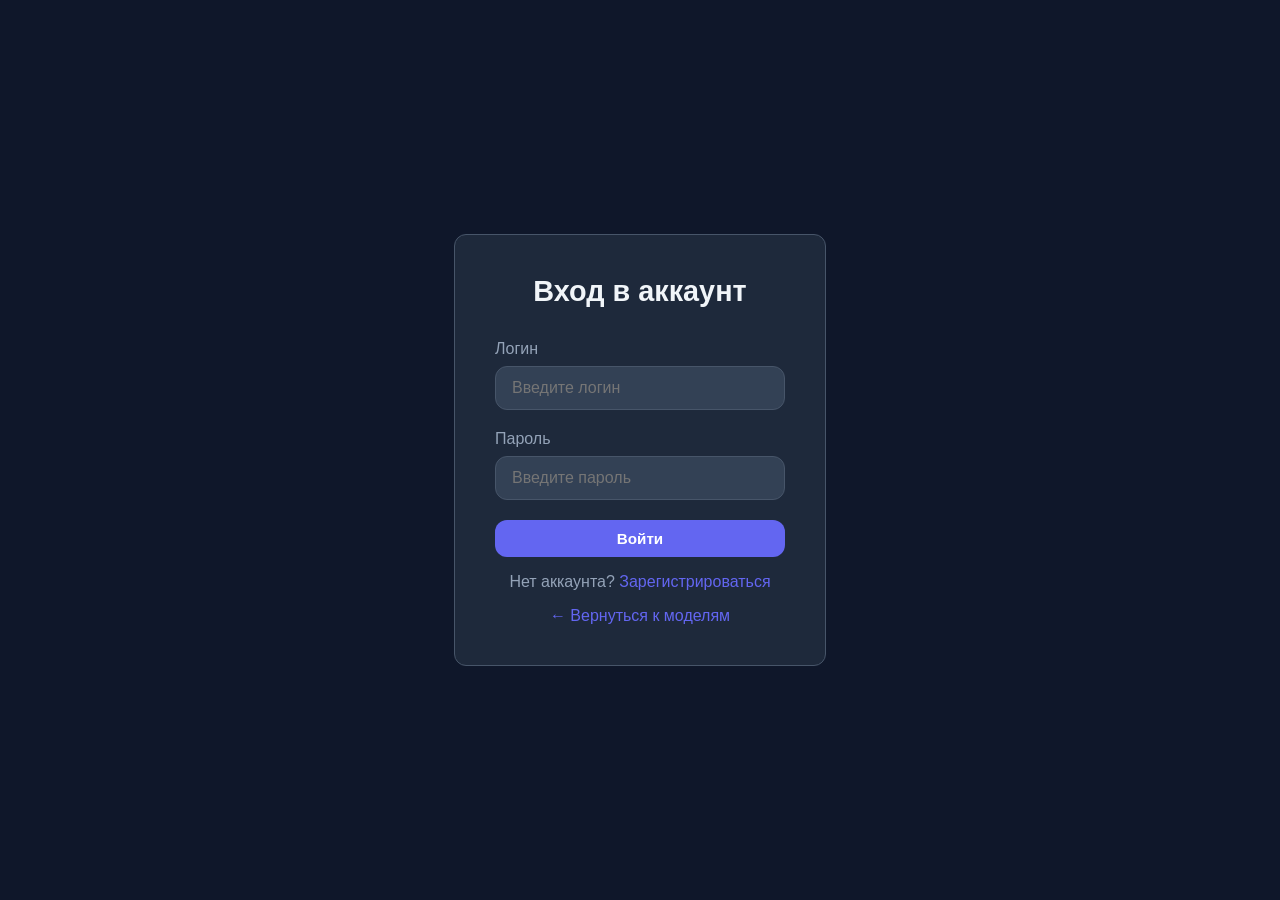
<file: templates/login.html>
<!DOCTYPE html>
<html lang="ru">
<head>
    <meta charset="UTF-8">
    <meta name="viewport" content="width=device-width, initial-scale=1.0">
    <title>Вход — ModelMarkt</title>
    <link rel="stylesheet" href="/static/css/style.css">
</head>
<body class="auth-page">
    <div class="auth-container">
        <div class="auth-box">
            <h1>Вход в аккаунт</h1>
            <form id="login-form">
                <div class="form-group">
                    <label for="login-username">Логин</label>
                    <input type="text" id="login-username" name="username" required placeholder="Введите логин">
                </div>
                <div class="form-group">
                    <label for="login-password">Пароль</label>
                    <input type="password" id="login-password" name="password" required placeholder="Введите пароль">
                </div>
                <div id="login-error" class="error-message"></div>
                <button type="submit" class="btn btn-primary btn-block">Войти</button>
            </form>
            <p class="auth-link">Нет аккаунта? <a href="/register">Зарегистрироваться</a></p>
            <p class="auth-link"><a href="/">← Вернуться к моделям</a></p>
        </div>
    </div>
    <script src="/static/js/auth.js"></script>
</body>
</html>
</file>
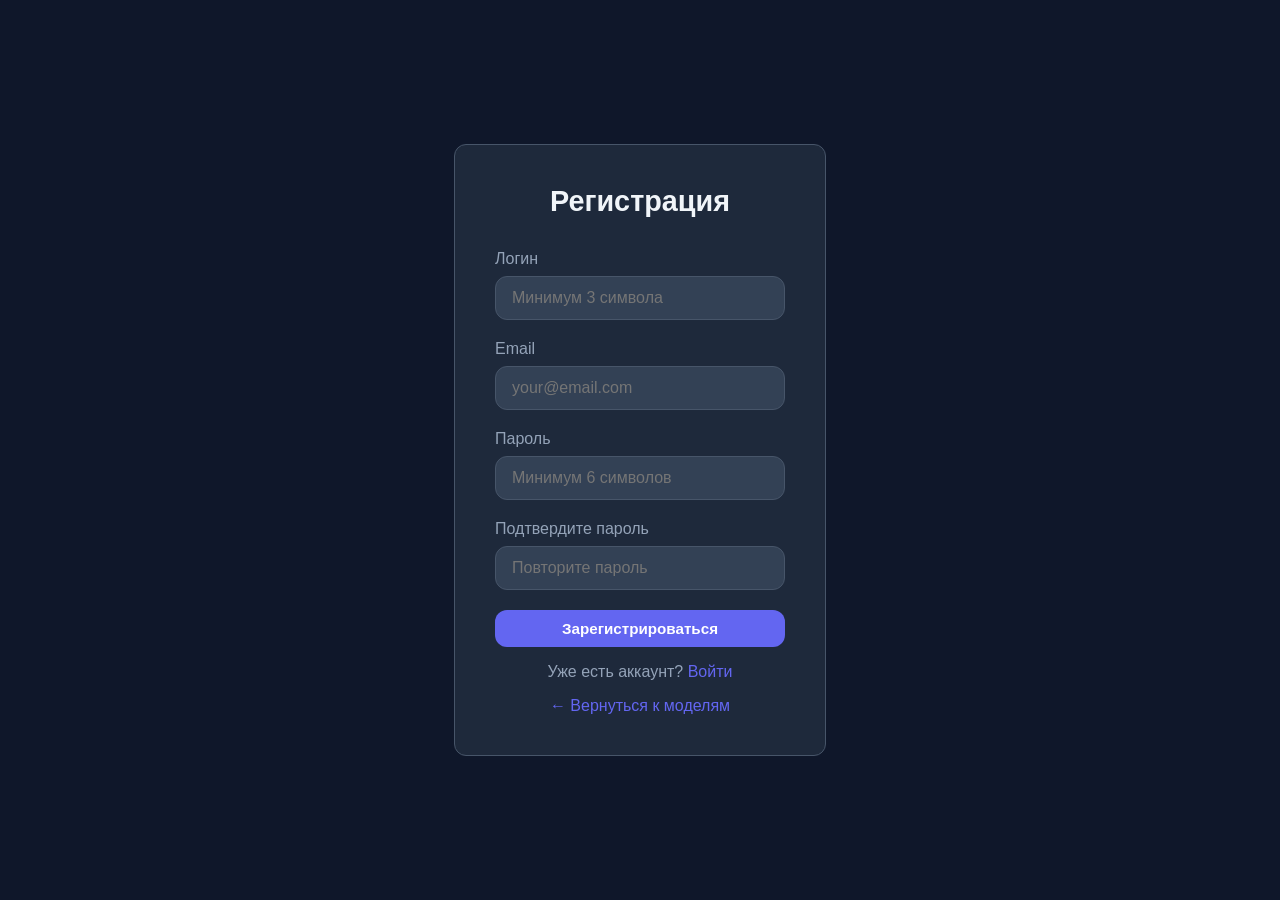
<file: templates/register.html>
<!DOCTYPE html>
<html lang="ru">
<head>
    <meta charset="UTF-8">
    <meta name="viewport" content="width=device-width, initial-scale=1.0">
    <title>Регистрация — ModelMarkt</title>
    <link rel="stylesheet" href="/static/css/style.css">
</head>
<body class="auth-page">
    <div class="auth-container">
        <div class="auth-box">
            <h1>Регистрация</h1>
            <form id="register-form">
                <div class="form-group">
                    <label for="reg-username">Логин</label>
                    <input type="text" id="reg-username" name="username" required placeholder="Минимум 3 символа" minlength="3">
                </div>
                <div class="form-group">
                    <label for="reg-email">Email</label>
                    <input type="email" id="reg-email" name="email" required placeholder="your@email.com">
                </div>
                <div class="form-group">
                    <label for="reg-password">Пароль</label>
                    <input type="password" id="reg-password" name="password" required placeholder="Минимум 6 символов" minlength="6">
                </div>
                <div class="form-group">
                    <label for="reg-password-confirm">Подтвердите пароль</label>
                    <input type="password" id="reg-password-confirm" name="password_confirm" required placeholder="Повторите пароль">
                </div>
                <div id="reg-error" class="error-message"></div>
                <button type="submit" class="btn btn-primary btn-block">Зарегистрироваться</button>
            </form>
            <p class="auth-link">Уже есть аккаунт? <a href="/login">Войти</a></p>
            <p class="auth-link"><a href="/">← Вернуться к моделям</a></p>
        </div>
    </div>
    <script src="/static/js/auth.js"></script>
</body>
</html>
</file>
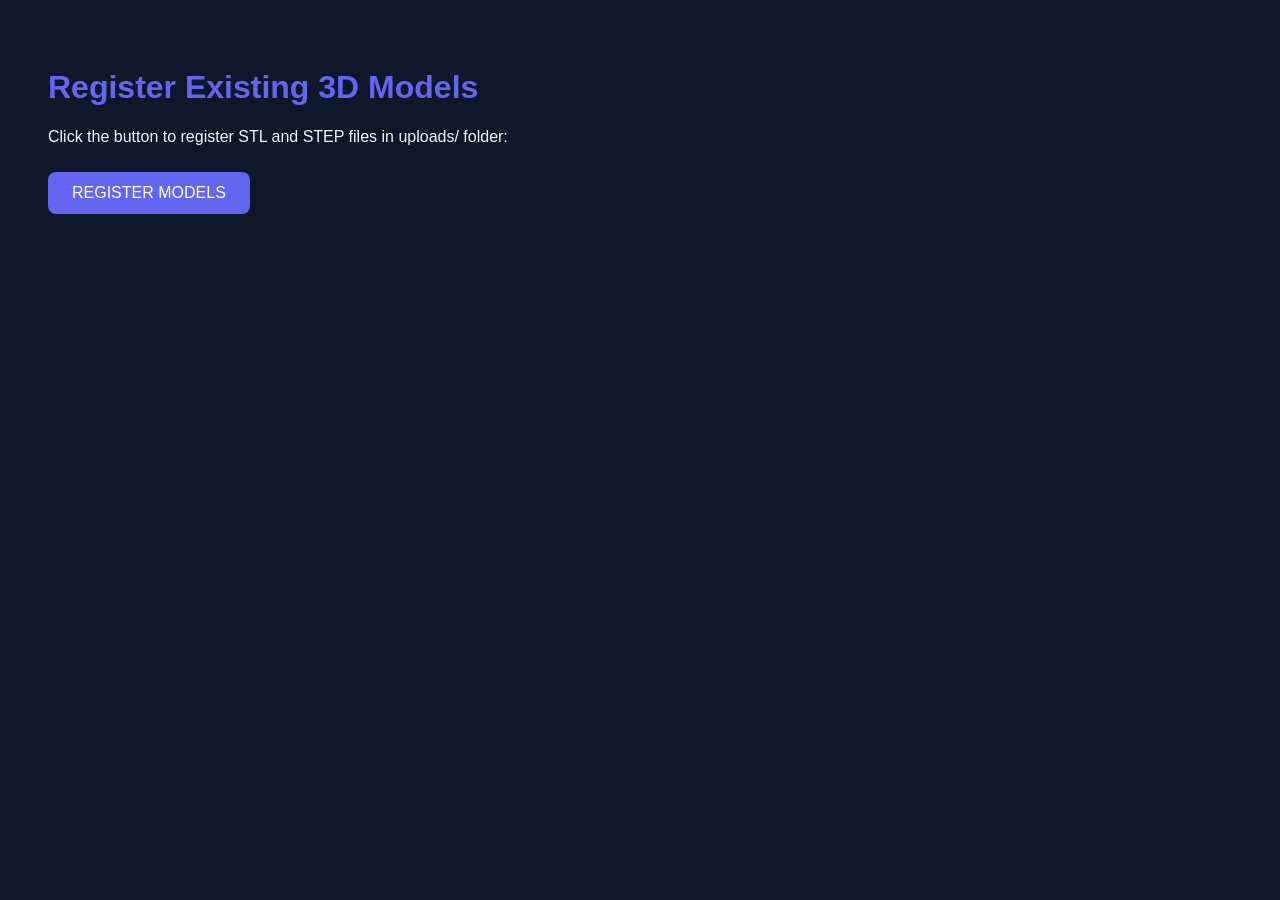
<file: templates/register_models.html>
<!DOCTYPE html>
<html>
<head>
    <meta charset="UTF-8">
    <title>Register 3D Models</title>
    <style>
        body { font-family: Arial; background: #0f172a; color: #f1f5f9; padding: 40px; }
        .btn { padding: 12px 24px; background: #6366f1; color: white; border: none; border-radius: 8px; cursor: pointer; font-size: 1rem; margin: 10px 0; }
        .btn:hover { background: #4f46e5; }
        .result { background: #1e293b; padding: 20px; border-radius: 8px; margin: 20px 0; white-space: pre-wrap; }
        h1 { color: #6366f1; }
    </style>
</head>
<body>
    <h1>Register Existing 3D Models</h1>
    <p>Click the button to register STL and STEP files in uploads/ folder:</p>
    <button class="btn" onclick="registerModels()">REGISTER MODELS</button>
    <div id="result" class="result" style="display:none;"></div>

    <script>
        async function registerModels() {
            const btn = document.querySelector('.btn');
            btn.textContent = 'Registering...';
            btn.disabled = true;

            try {
                const res = await fetch('http://localhost:5000/api/models/register-existing', {
                    method: 'POST',
                    headers: { 'Content-Type': 'application/json' }
                });
                const data = await res.json();
                
                const div = document.getElementById('result');
                div.style.display = 'block';
                div.textContent = JSON.stringify(data, null, 2);
                
                btn.textContent = 'Done!';
            } catch (err) {
                const div = document.getElementById('result');
                div.style.display = 'block';
                div.textContent = 'ERROR: ' + err.message;
                btn.textContent = 'Error';
                btn.disabled = false;
            }
        }
    </script>
</body>
</html>
</file>
<file: static/css/style.css>
* {
    margin: 0;
    padding: 0;
    box-sizing: border-box;
}

:root {
    --primary: #6366f1;
    --primary-dark: #4f46e5;
    --bg-dark: #0f172a;
    --bg-card: #1e293b;
    --bg-input: #334155;
    --text: #f1f5f9;
    --text-muted: #94a3b8;
    --border: #475569;
    --success: #22c55e;
    --error: #ef4444;
    --radius: 12px;
}

body {
    font-family: -apple-system, BlinkMacSystemFont, 'Segoe UI', Roboto, sans-serif;
    background: var(--bg-dark);
    color: var(--text);
    min-height: 100vh;
}

/* Navbar */
.navbar {
    display: flex;
    justify-content: space-between;
    align-items: center;
    padding: 16px 32px;
    background: rgba(30, 41, 59, 0.8);
    backdrop-filter: blur(10px);
    border-bottom: 1px solid var(--border);
    position: sticky;
    top: 0;
    z-index: 100;
}

.nav-brand {
    font-size: 1.5rem;
    font-weight: 700;
}

.logo {
    background: var(--primary);
    color: white;
    padding: 4px 10px;
    border-radius: 8px;
    margin-right: 4px;
}

.nav-links {
    display: flex;
    gap: 24px;
    align-items: center;
}

.nav-links a {
    color: var(--text-muted);
    text-decoration: none;
    font-weight: 500;
    transition: color 0.2s;
}

.nav-links a:hover,
.nav-links a.active {
    color: var(--primary);
}

#user-info {
    display: flex;
    align-items: center;
    gap: 12px;
}

#username-display {
    color: var(--text);
    font-weight: 600;
}

/* Container */
.container {
    max-width: 1200px;
    margin: 0 auto;
    padding: 32px 24px;
}

.header-section {
    text-align: center;
    margin-bottom: 40px;
}

.header-section h1 {
    font-size: 2.5rem;
    margin-bottom: 8px;
    background: linear-gradient(135deg, var(--primary), #a855f7);
    -webkit-background-clip: text;
    -webkit-text-fill-color: transparent;
}

.header-section p {
    color: var(--text-muted);
    font-size: 1.1rem;
}

/* Buttons */
.btn {
    padding: 10px 20px;
    border: none;
    border-radius: var(--radius);
    cursor: pointer;
    font-size: 0.95rem;
    font-weight: 600;
    transition: all 0.2s;
    text-decoration: none;
    display: inline-block;
}

.btn-primary {
    background: var(--primary);
    color: white;
}

.btn-primary:hover {
    background: var(--primary-dark);
    transform: translateY(-1px);
}

.btn-sm {
    padding: 6px 14px;
    font-size: 0.85rem;
    background: transparent;
    border: 1px solid var(--border);
    color: var(--text-muted);
}

.btn-sm:hover {
    border-color: var(--error);
    color: var(--error);
}

.btn-danger {
    background: var(--error);
    color: white;
}

.btn-danger:hover {
    background: #dc2626;
}

.btn-block {
    width: 100%;
}

/* Models Grid */
.models-grid {
    display: grid;
    grid-template-columns: repeat(auto-fill, minmax(280px, 1fr));
    gap: 24px;
}

.model-card {
    background: var(--bg-card);
    border-radius: var(--radius);
    overflow: hidden;
    border: 1px solid var(--border);
    transition: all 0.3s;
    cursor: pointer;
}

.model-card:hover {
    transform: translateY(-4px);
    border-color: var(--primary);
    box-shadow: 0 8px 32px rgba(99, 102, 241, 0.2);
}

.model-preview {
    height: 200px;
    background: linear-gradient(135deg, #1a1a2e, #16213e);
    display: flex;
    align-items: center;
    justify-content: center;
    font-size: 4rem;
}

.model-info {
    padding: 16px;
}

.model-info h3 {
    margin-bottom: 8px;
    font-size: 1.1rem;
}

.model-info p {
    color: var(--text-muted);
    font-size: 0.9rem;
    margin-bottom: 4px;
}

.model-type {
    display: inline-block;
    padding: 4px 10px;
    background: rgba(99, 102, 241, 0.2);
    color: var(--primary);
    border-radius: 6px;
    font-size: 0.8rem;
    font-weight: 600;
}

/* Viewer */
.viewer-container {
    background: var(--bg-card);
    border-radius: var(--radius);
    border: 1px solid var(--border);
    overflow: hidden;
    margin-top: 24px;
}

.viewer-container[style*="display: block"] {
    display: block !important;
}

.viewer-header {
    display: flex;
    justify-content: space-between;
    align-items: center;
    padding: 20px 24px;
    border-bottom: 1px solid var(--border);
}

.viewer-header h2 {
    font-size: 1.3rem;
}

.btn-close {
    width: 40px;
    height: 40px;
    border-radius: 50%;
    background: var(--bg-input);
    border: none;
    color: var(--text);
    font-size: 1.5rem;
    cursor: pointer;
    display: flex;
    align-items: center;
    justify-content: center;
}

.btn-close:hover {
    background: var(--error);
}

.viewer-info {
    padding: 16px 24px;
    border-bottom: 1px solid var(--border);
    color: var(--text-muted);
}

#canvas-container {
    width: 100%;
    height: 600px;
    background: #0a0a0a;
}

/* Auth Pages */
.auth-page {
    display: flex;
    align-items: center;
    justify-content: center;
    min-height: 100vh;
}

.auth-container {
    width: 100%;
    max-width: 420px;
    padding: 24px;
}

.auth-box {
    background: var(--bg-card);
    border-radius: var(--radius);
    padding: 40px;
    border: 1px solid var(--border);
}

.auth-box h1 {
    text-align: center;
    margin-bottom: 32px;
    font-size: 1.8rem;
}

.form-group {
    margin-bottom: 20px;
}

.form-group label {
    display: block;
    margin-bottom: 8px;
    font-weight: 500;
    color: var(--text-muted);
}

.form-group input,
.form-group textarea {
    width: 100%;
    padding: 12px 16px;
    background: var(--bg-input);
    border: 1px solid var(--border);
    border-radius: var(--radius);
    color: var(--text);
    font-size: 1rem;
    transition: border-color 0.2s;
}

.form-group input:focus,
.form-group textarea:focus {
    outline: none;
    border-color: var(--primary);
}

.auth-link {
    text-align: center;
    margin-top: 16px;
    color: var(--text-muted);
}

.auth-link a {
    color: var(--primary);
    text-decoration: none;
}

.auth-link a:hover {
    text-decoration: underline;
}

/* Messages */
.error-message {
    background: rgba(239, 68, 68, 0.1);
    color: var(--error);
    padding: 12px 16px;
    border-radius: var(--radius);
    margin-bottom: 16px;
    display: none;
}

.error-message.show {
    display: block;
}

.success-message {
    background: rgba(34, 197, 94, 0.1);
    color: var(--success);
    padding: 12px 16px;
    border-radius: var(--radius);
    margin-bottom: 16px;
    display: none;
}

.success-message.show {
    display: block;
}

/* Admin Section */
.admin-section {
    background: var(--bg-card);
    border-radius: var(--radius);
    padding: 32px;
    border: 1px solid var(--border);
    margin-bottom: 32px;
}

.admin-section h2 {
    margin-bottom: 24px;
    font-size: 1.4rem;
}

/* Admin Tabs */
.admin-tabs {
    display: flex;
    gap: 8px;
    margin-bottom: 32px;
    flex-wrap: wrap;
}

.tab-btn {
    padding: 12px 20px;
    background: var(--bg-card);
    border: 1px solid var(--border);
    border-radius: var(--radius);
    color: var(--text-muted);
    cursor: pointer;
    font-size: 0.95rem;
    font-weight: 500;
    transition: all 0.2s;
}

.tab-btn:hover {
    border-color: var(--primary);
    color: var(--primary);
}

.tab-btn.active {
    background: var(--primary);
    border-color: var(--primary);
    color: white;
}

/* Stats Grid */
.stats-grid {
    display: grid;
    grid-template-columns: repeat(auto-fill, minmax(180px, 1fr));
    gap: 16px;
}

.stat-card {
    background: var(--bg-input);
    border-radius: var(--radius);
    padding: 20px;
    text-align: center;
    border: 1px solid var(--border);
    transition: all 0.3s;
}

.stat-card:hover {
    border-color: var(--primary);
    transform: translateY(-2px);
}

.stat-number {
    font-size: 2rem;
    font-weight: 700;
    background: linear-gradient(135deg, var(--primary), #a855f7);
    -webkit-background-clip: text;
    -webkit-text-fill-color: transparent;
    margin-bottom: 8px;
}

.stat-label {
    color: var(--text-muted);
    font-size: 0.9rem;
}

.upload-form .file-upload-wrapper {
    border: 2px dashed var(--border);
    border-radius: var(--radius);
    padding: 24px;
    text-align: center;
    cursor: pointer;
    transition: border-color 0.2s;
}

.upload-form .file-upload-wrapper:hover {
    border-color: var(--primary);
}

.upload-form input[type="file"] {
    display: none;
}

#file-name {
    color: var(--text-muted);
    font-size: 0.95rem;
}

.models-list {
    display: flex;
    flex-direction: column;
    gap: 12px;
}

.model-list-item {
    display: flex;
    justify-content: space-between;
    align-items: center;
    padding: 16px;
    background: var(--bg-input);
    border-radius: var(--radius);
    border: 1px solid var(--border);
}

.model-list-item .info h3 {
    font-size: 1rem;
    margin-bottom: 4px;
}

.model-list-item .info p {
    color: var(--text-muted);
    font-size: 0.85rem;
}

/* Loading */
.loading-overlay {
    position: fixed;
    top: 0;
    left: 0;
    width: 100%;
    height: 100%;
    background: rgba(15, 23, 42, 0.9);
    display: none;
    align-items: center;
    justify-content: center;
    z-index: 1000;
}

.loading-overlay.show {
    display: flex;
}

.spinner {
    width: 48px;
    height: 48px;
    border: 4px solid var(--border);
    border-top-color: var(--primary);
    border-radius: 50%;
    animation: spin 0.8s linear infinite;
}

@keyframes spin {
    to { transform: rotate(360deg); }
}

/* Empty state */
.empty-state {
    text-align: center;
    padding: 60px 20px;
    color: var(--text-muted);
}

.empty-state .icon {
    font-size: 4rem;
    margin-bottom: 16px;
}

.empty-state h3 {
    margin-bottom: 8px;
    color: var(--text);
}

/* Responsive */
@media (max-width: 768px) {
    .navbar {
        flex-direction: column;
        gap: 16px;
        padding: 16px;
    }

    .nav-links {
        flex-wrap: wrap;
        justify-content: center;
        gap: 16px;
    }

    .header-section h1 {
        font-size: 1.8rem;
    }

    #canvas-container {
        height: 400px;
    }

    .models-grid {
        grid-template-columns: 1fr;
    }
}

/* === Premium Page === */
.premium-hero {
    text-align: center;
    margin-bottom: 40px;
}

.premium-hero h1 {
    font-size: 2.5rem;
    margin-bottom: 12px;
    background: linear-gradient(135deg, #f59e0b, #d97706);
    -webkit-background-clip: text;
    -webkit-text-fill-color: transparent;
}

.premium-hero p {
    color: var(--text-muted);
    font-size: 1.1rem;
}

.plans-toggle {
    display: flex;
    gap: 12px;
    justify-content: center;
    margin-bottom: 32px;
}

.toggle-btn {
    padding: 12px 24px;
    background: var(--bg-card);
    border: 1px solid var(--border);
    border-radius: var(--radius);
    color: var(--text-muted);
    cursor: pointer;
    font-size: 0.95rem;
    font-weight: 500;
    transition: all 0.2s;
}

.toggle-btn:hover {
    border-color: #f59e0b;
    color: #f59e0b;
}

.toggle-btn.active {
    background: #f59e0b;
    border-color: #f59e0b;
    color: white;
}

.plans-grid {
    display: grid;
    grid-template-columns: repeat(auto-fill, minmax(320px, 1fr));
    gap: 24px;
    max-width: 720px;
    margin: 0 auto;
}

.plan-card {
    background: var(--bg-card);
    border-radius: var(--radius);
    border: 1px solid var(--border);
    padding: 32px;
    cursor: pointer;
    transition: all 0.3s;
    position: relative;
}

.plan-card:hover {
    transform: translateY(-4px);
    border-color: #f59e0b;
    box-shadow: 0 8px 32px rgba(245, 158, 11, 0.2);
}

.plan-card-featured {
    border-color: #f59e0b;
    box-shadow: 0 4px 16px rgba(245, 158, 11, 0.15);
}

.plan-badge {
    position: absolute;
    top: -12px;
    right: 20px;
    background: linear-gradient(135deg, #f59e0b, #d97706);
    color: white;
    padding: 4px 16px;
    border-radius: 20px;
    font-size: 0.85rem;
    font-weight: 600;
}

.plan-header {
    text-align: center;
    margin-bottom: 24px;
}

.plan-header h3 {
    font-size: 1.5rem;
    margin-bottom: 12px;
}

.plan-price {
    display: flex;
    align-items: baseline;
    justify-content: center;
    gap: 4px;
}

.price-amount {
    font-size: 3rem;
    font-weight: 700;
    color: #f59e0b;
}

.price-period {
    color: var(--text-muted);
    font-size: 1rem;
}

.plan-features {
    list-style: none;
    padding: 0;
    margin-bottom: 24px;
}

.plan-features li {
    padding: 8px 0;
    color: var(--text-muted);
    font-size: 0.95rem;
}

.btn-premium {
    background: linear-gradient(135deg, #f59e0b, #d97706);
    color: white;
    border: none;
    padding: 14px 24px;
    border-radius: var(--radius);
    font-size: 1rem;
    font-weight: 600;
    cursor: pointer;
    transition: all 0.2s;
}

.btn-premium:hover {
    transform: translateY(-2px);
    box-shadow: 0 4px 16px rgba(245, 158, 11, 0.4);
}

.premium-faq {
    margin-top: 60px;
}

.premium-faq h2 {
    text-align: center;
    margin-bottom: 32px;
    font-size: 1.8rem;
}

.faq-list {
    max-width: 800px;
    margin: 0 auto;
}

.faq-item {
    background: var(--bg-card);
    border-radius: var(--radius);
    padding: 24px;
    margin-bottom: 16px;
    border: 1px solid var(--border);
}

.faq-item h3 {
    margin-bottom: 12px;
    color: var(--text);
}

.faq-item p {
    color: var(--text-muted);
    line-height: 1.6;
}

/* === Hero Section === */
.hero-section {
    text-align: center;
    margin-bottom: 48px;
}

.hero-section h1 {
    font-size: 2.5rem;
    margin-bottom: 12px;
    background: linear-gradient(135deg, var(--primary), #a855f7);
    -webkit-background-clip: text;
    -webkit-text-fill-color: transparent;
}

.hero-section p {
    color: var(--text-muted);
    font-size: 1.1rem;
    margin-bottom: 24px;
}

.hero-actions {
    display: flex;
    gap: 16px;
    justify-content: center;
    margin-bottom: 24px;
}

.btn-secondary {
    background: transparent;
    border: 2px solid var(--primary);
    color: var(--primary);
    padding: 10px 20px;
    border-radius: var(--radius);
    font-size: 0.95rem;
    font-weight: 600;
    cursor: pointer;
    transition: all 0.2s;
    text-decoration: none;
    display: inline-block;
}

.btn-secondary:hover {
    background: var(--primary);
    color: white;
}

.search-bar {
    display: flex;
    gap: 12px;
    max-width: 500px;
    margin: 0 auto;
}

.search-bar input {
    flex: 1;
    padding: 12px 16px;
    background: var(--bg-input);
    border: 1px solid var(--border);
    border-radius: var(--radius);
    color: var(--text);
    font-size: 1rem;
}

.search-bar input:focus {
    outline: none;
    border-color: var(--primary);
}

/* === Regions Grid === */
.regions-grid {
    display: grid;
    grid-template-columns: repeat(auto-fill, minmax(280px, 1fr));
    gap: 24px;
    margin-top: 24px;
}

.region-card {
    background: var(--bg-card);
    border-radius: var(--radius);
    padding: 24px;
    border: 1px solid var(--border);
    cursor: pointer;
    transition: all 0.3s;
    text-align: center;
}

.region-card:hover {
    transform: translateY(-4px);
    border-color: var(--primary);
    box-shadow: 0 8px 32px rgba(99, 102, 241, 0.2);
}

.region-icon {
    font-size: 3rem;
    margin-bottom: 12px;
}

.region-card h3 {
    font-size: 1.2rem;
    margin-bottom: 8px;
}

.region-card p {
    color: var(--text-muted);
    font-size: 0.9rem;
    margin-bottom: 12px;
}

.region-badge {
    display: inline-block;
    padding: 4px 12px;
    background: rgba(99, 102, 241, 0.2);
    color: var(--primary);
    border-radius: 6px;
    font-size: 0.85rem;
    font-weight: 600;
}

/* === Buildings Grid === */
#buildings-grid {
    margin-top: 24px;
}

/* === Back Link === */
.back-link {
    display: inline-block;
    color: var(--primary);
    text-decoration: none;
    margin-bottom: 24px;
    font-weight: 500;
    transition: color 0.2s;
}

.back-link:hover {
    color: var(--primary-dark);
    text-decoration: underline;
}

/* === Building Detail === */
.building-detail {
    margin-bottom: 40px;
}

.building-header {
    display: flex;
    align-items: center;
    gap: 16px;
    margin-bottom: 32px;
}

.building-header h1 {
    font-size: 2rem;
    margin: 0;
}

.premium-badge-large {
    background: linear-gradient(135deg, #f59e0b, #d97706);
    color: white;
    padding: 6px 16px;
    border-radius: 8px;
    font-size: 0.9rem;
    font-weight: 700;
}

.building-meta-grid {
    display: grid;
    grid-template-columns: repeat(auto-fill, minmax(250px, 1fr));
    gap: 16px;
    margin-bottom: 32px;
}

.meta-card {
    background: var(--bg-card);
    border-radius: var(--radius);
    padding: 20px;
    border: 1px solid var(--border);
    display: flex;
    align-items: center;
    gap: 16px;
}

.meta-icon {
    font-size: 2rem;
}

.meta-content {
    display: flex;
    flex-direction: column;
}

.meta-label {
    color: var(--text-muted);
    font-size: 0.85rem;
    margin-bottom: 4px;
}

.meta-value {
    color: var(--text);
    font-size: 1rem;
    font-weight: 500;
}

.building-description {
    background: var(--bg-card);
    border-radius: var(--radius);
    padding: 32px;
    border: 1px solid var(--border);
    margin-bottom: 32px;
}

.building-description h2 {
    margin-bottom: 16px;
    font-size: 1.4rem;
}

.building-description p {
    color: var(--text-muted);
    line-height: 1.8;
    margin-bottom: 24px;
}

.building-description p:last-child {
    margin-bottom: 0;
}

/* === Models 3D Section === */
.models-3d-section {
    margin-bottom: 40px;
}

.models-3d-section h2 {
    margin-bottom: 24px;
    font-size: 1.5rem;
}

.building-preview {
    position: relative;
    overflow: hidden;
}

.building-preview img {
    width: 100%;
    height: 100%;
    object-fit: cover;
}

.featured-badge {
    display: inline-block;
    padding: 4px 10px;
    background: rgba(245, 158, 11, 0.2);
    color: #f59e0b;
    border-radius: 6px;
    font-size: 0.8rem;
    font-weight: 600;
}

/* === Premium Lock === */
.premium-lock {
    position: absolute;
    top: 10px;
    right: 10px;
    background: linear-gradient(135deg, #f59e0b, #d97706);
    color: white;
    padding: 4px 10px;
    border-radius: 6px;
    font-size: 0.75rem;
    font-weight: 700;
}

/* === Nearby Section === */
.nearby-section {
    margin-bottom: 40px;
}

.nearby-section h2 {
    margin-bottom: 24px;
    font-size: 1.5rem;
}

/* === Content with Sidebar === */
.content-with-sidebar {
    display: grid;
    grid-template-columns: 1fr 300px;
    gap: 24px;
    margin-top: 32px;
}

.sidebar {
    background: var(--bg-card);
    border-radius: var(--radius);
    padding: 20px;
    border: 1px solid var(--border);
}

.sidebar h3 {
    margin-bottom: 16px;
    font-size: 1.1rem;
}

.sidebar-ad {
    display: flex;
    gap: 12px;
    padding: 12px;
    background: var(--bg-input);
    border-radius: 8px;
    margin-bottom: 12px;
    text-decoration: none;
    color: var(--text);
    transition: all 0.2s;
}

.sidebar-ad:hover {
    border-color: var(--primary);
}

.sidebar-ad img {
    width: 60px;
    height: 60px;
    object-fit: cover;
    border-radius: 6px;
}

.ad-placeholder {
    width: 60px;
    height: 60px;
    background: var(--bg-card);
    border-radius: 6px;
    display: flex;
    align-items: center;
    justify-content: center;
    font-size: 1.5rem;
}

.ad-text strong {
    display: block;
    margin-bottom: 4px;
    font-size: 0.9rem;
}

.ad-text p {
    color: var(--text-muted);
    font-size: 0.8rem;
    margin: 0;
}

/* === Audio Translation === */
.audio-translate-section {
    background: var(--bg-card);
    border-radius: var(--radius);
    padding: 32px;
    border: 1px solid var(--border);
    margin-bottom: 32px;
}

.audio-translate-section h2 {
    margin-bottom: 12px;
    font-size: 1.4rem;
}

.audio-translate-section > p {
    color: var(--text-muted);
    margin-bottom: 20px;
}

.audio-buttons {
    display: flex;
    gap: 12px;
    flex-wrap: wrap;
    margin-bottom: 16px;
}

.audio-btn {
    padding: 10px 20px;
    border: none;
    border-radius: var(--radius);
    cursor: pointer;
    font-size: 0.95rem;
    font-weight: 600;
    color: white;
    transition: all 0.2s;
}

.audio-btn:hover {
    transform: translateY(-1px);
}

.btn-en {
    background: linear-gradient(135deg, #3b82f6, #2563eb);
}

.btn-en:hover {
    box-shadow: 0 4px 16px rgba(59, 130, 246, 0.4);
}

.btn-fr {
    background: linear-gradient(135deg, #ec4899, #db2777);
}

.btn-fr:hover {
    box-shadow: 0 4px 16px rgba(236, 72, 153, 0.4);
}

.btn-zh {
    background: linear-gradient(135deg, #ef4444, #dc2626);
}

.btn-zh:hover {
    box-shadow: 0 4px 16px rgba(239, 68, 68, 0.4);
}

.btn-stop {
    background: var(--bg-input);
    color: var(--text-muted);
    border: 1px solid var(--border);
}

.btn-stop:hover {
    border-color: var(--error);
    color: var(--error);
}

.audio-status {
    color: var(--text-muted);
    font-size: 0.9rem;
}

/* === Region Detail === */
.region-detail {
    background: var(--bg-card);
    border-radius: var(--radius);
    padding: 32px;
    border: 1px solid var(--border);
    margin-bottom: 40px;
}

.region-detail h1 {
    font-size: 2rem;
    margin-bottom: 24px;
}

.region-meta {
    display: grid;
    grid-template-columns: repeat(auto-fill, minmax(200px, 1fr));
    gap: 16px;
    margin-bottom: 24px;
}

.meta-item {
    background: var(--bg-input);
    padding: 16px;
    border-radius: 8px;
    font-size: 0.95rem;
}

.region-description {
    color: var(--text-muted);
    line-height: 1.8;
}

.buildings-list {
    margin-bottom: 40px;
}

.buildings-list h2 {
    margin-bottom: 24px;
    font-size: 1.5rem;
}

/* === Premium Page === */
.premium-plans {
    margin-bottom: 40px;
}

.premium-plans h2 {
    text-align: center;
    margin-bottom: 24px;
    font-size: 1.5rem;
}

/* === Admin Tabs Content === */
.admin-tab {
    display: none;
}

.admin-tab.active {
    display: block;
}

/* === Responsive === */
@media (max-width: 768px) {
    .content-with-sidebar {
        grid-template-columns: 1fr;
    }

    .building-meta-grid {
        grid-template-columns: 1fr;
    }

    .hero-actions {
        flex-direction: column;
        align-items: center;
    }

    .search-bar {
        flex-direction: column;
    }

    .building-header {
        flex-direction: column;
        align-items: flex-start;
    }

    .audio-buttons {
        flex-direction: column;
    }

    .region-meta {
        grid-template-columns: 1fr;
    }
}
</file>
